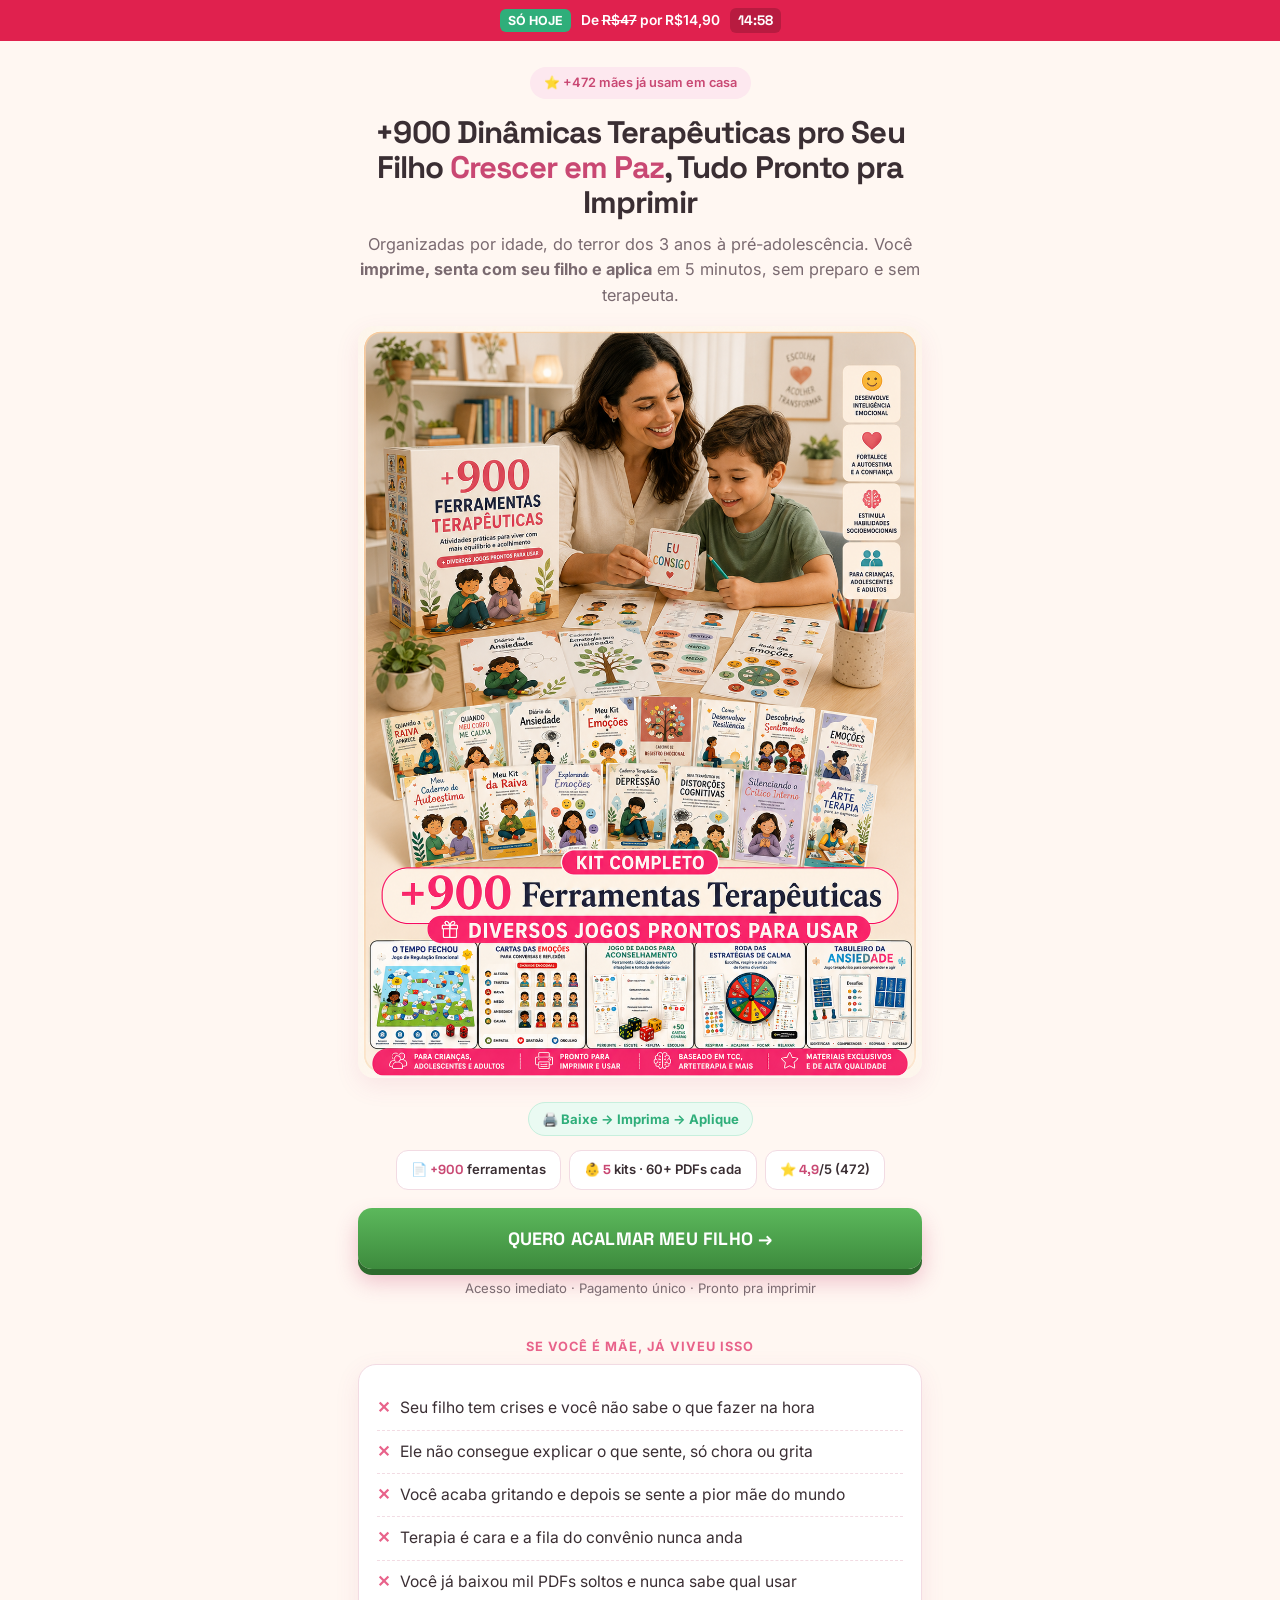
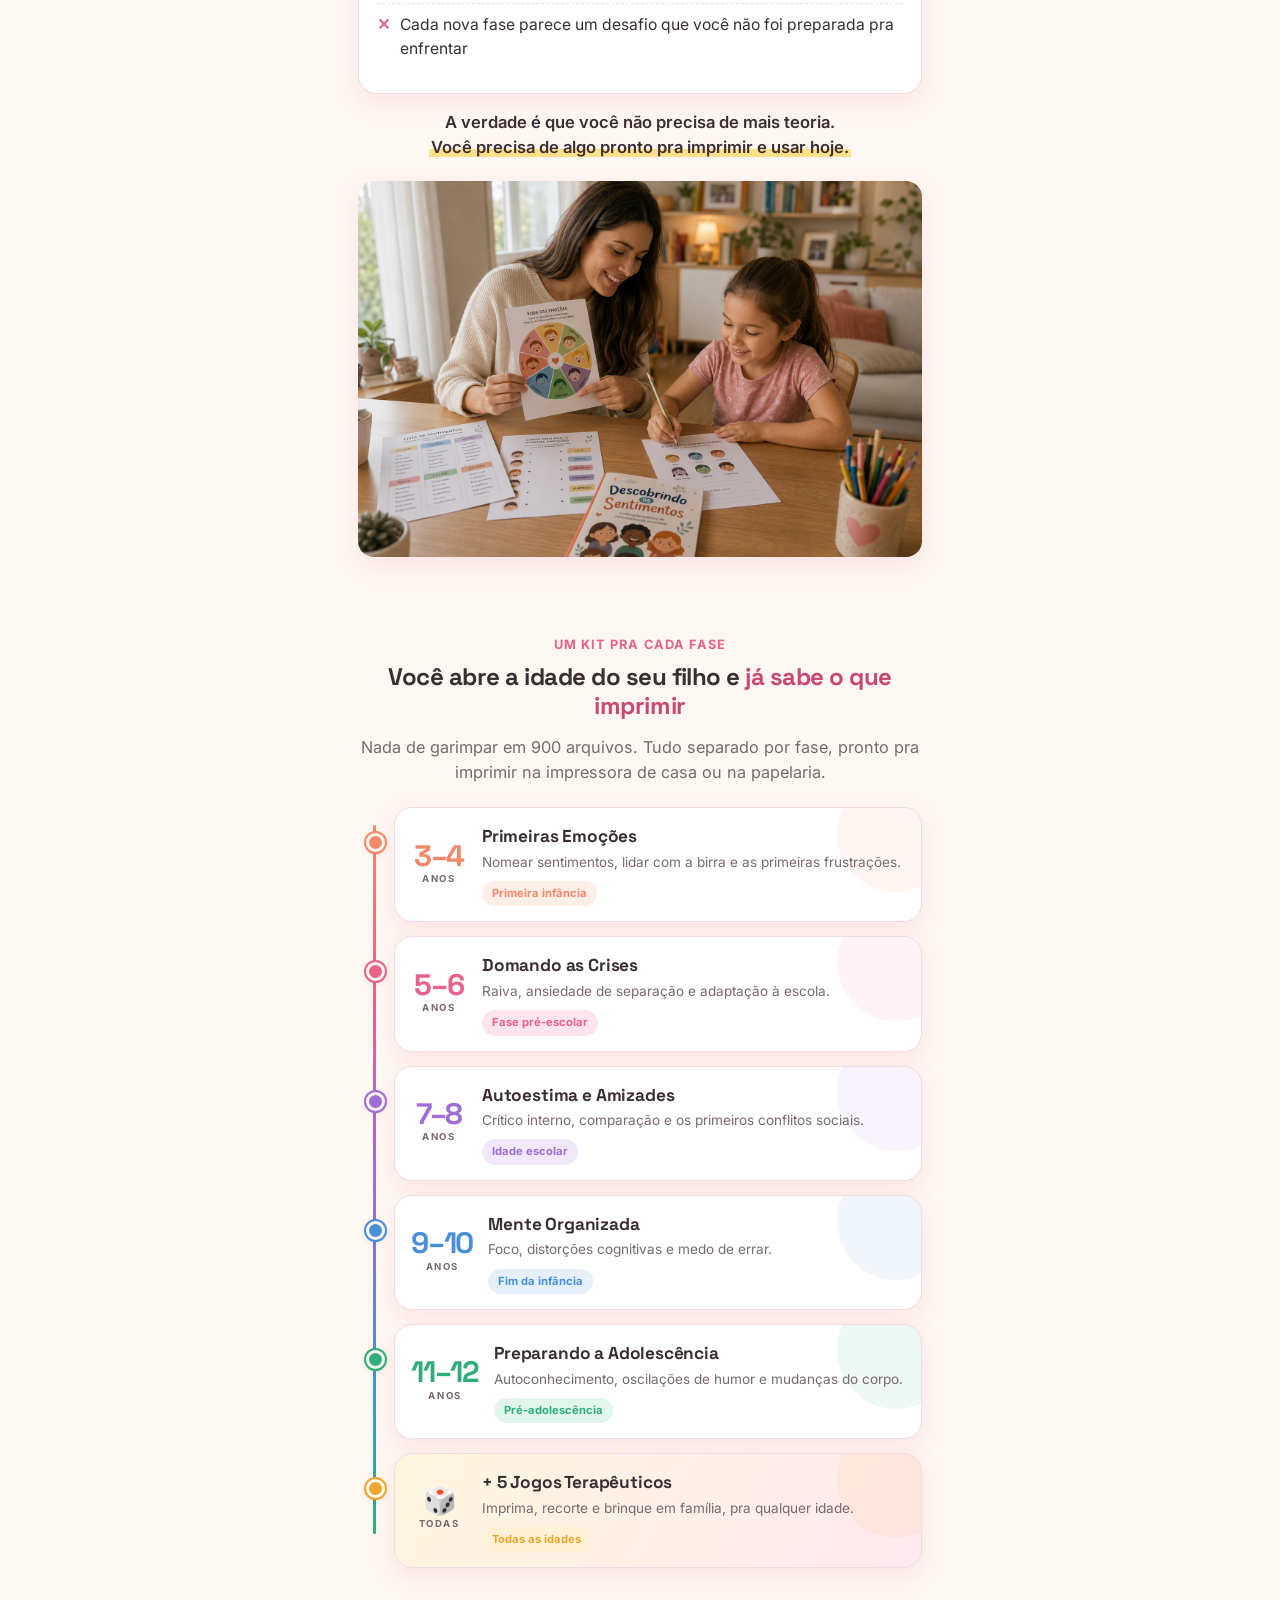
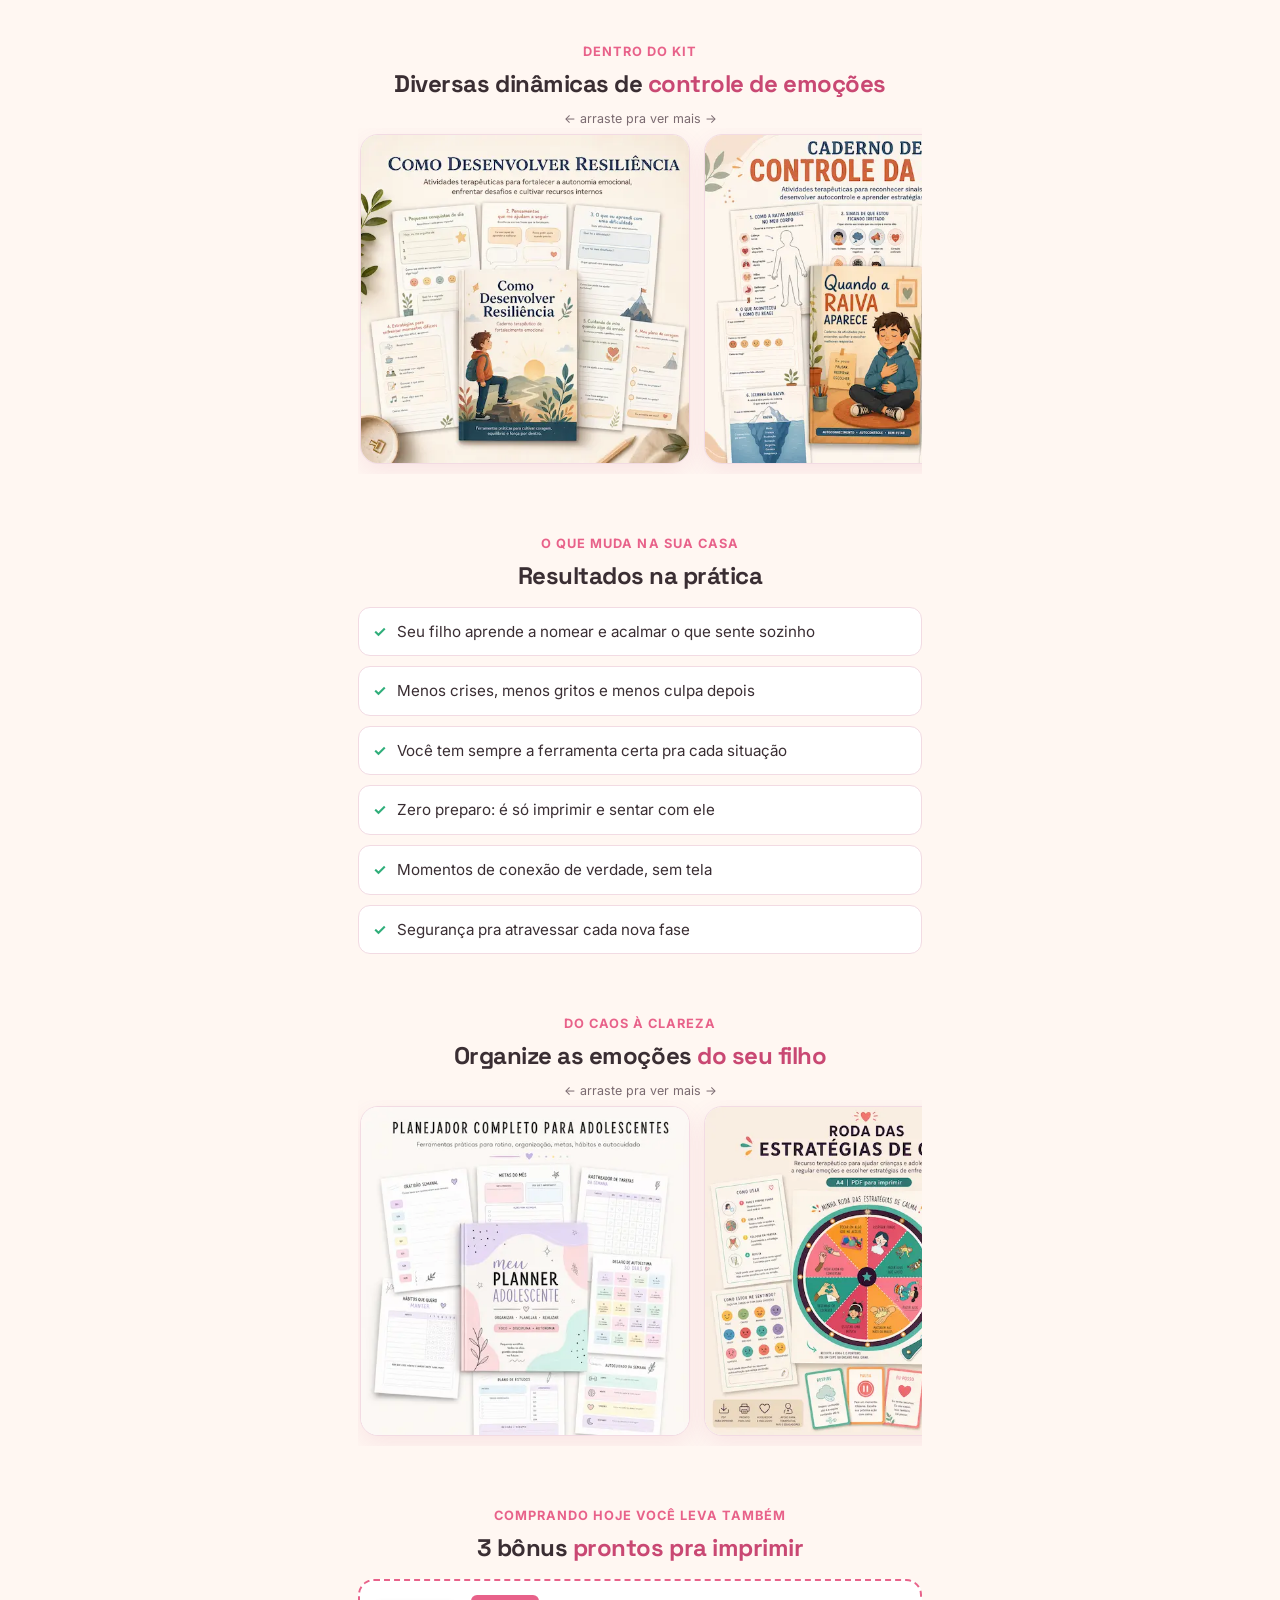
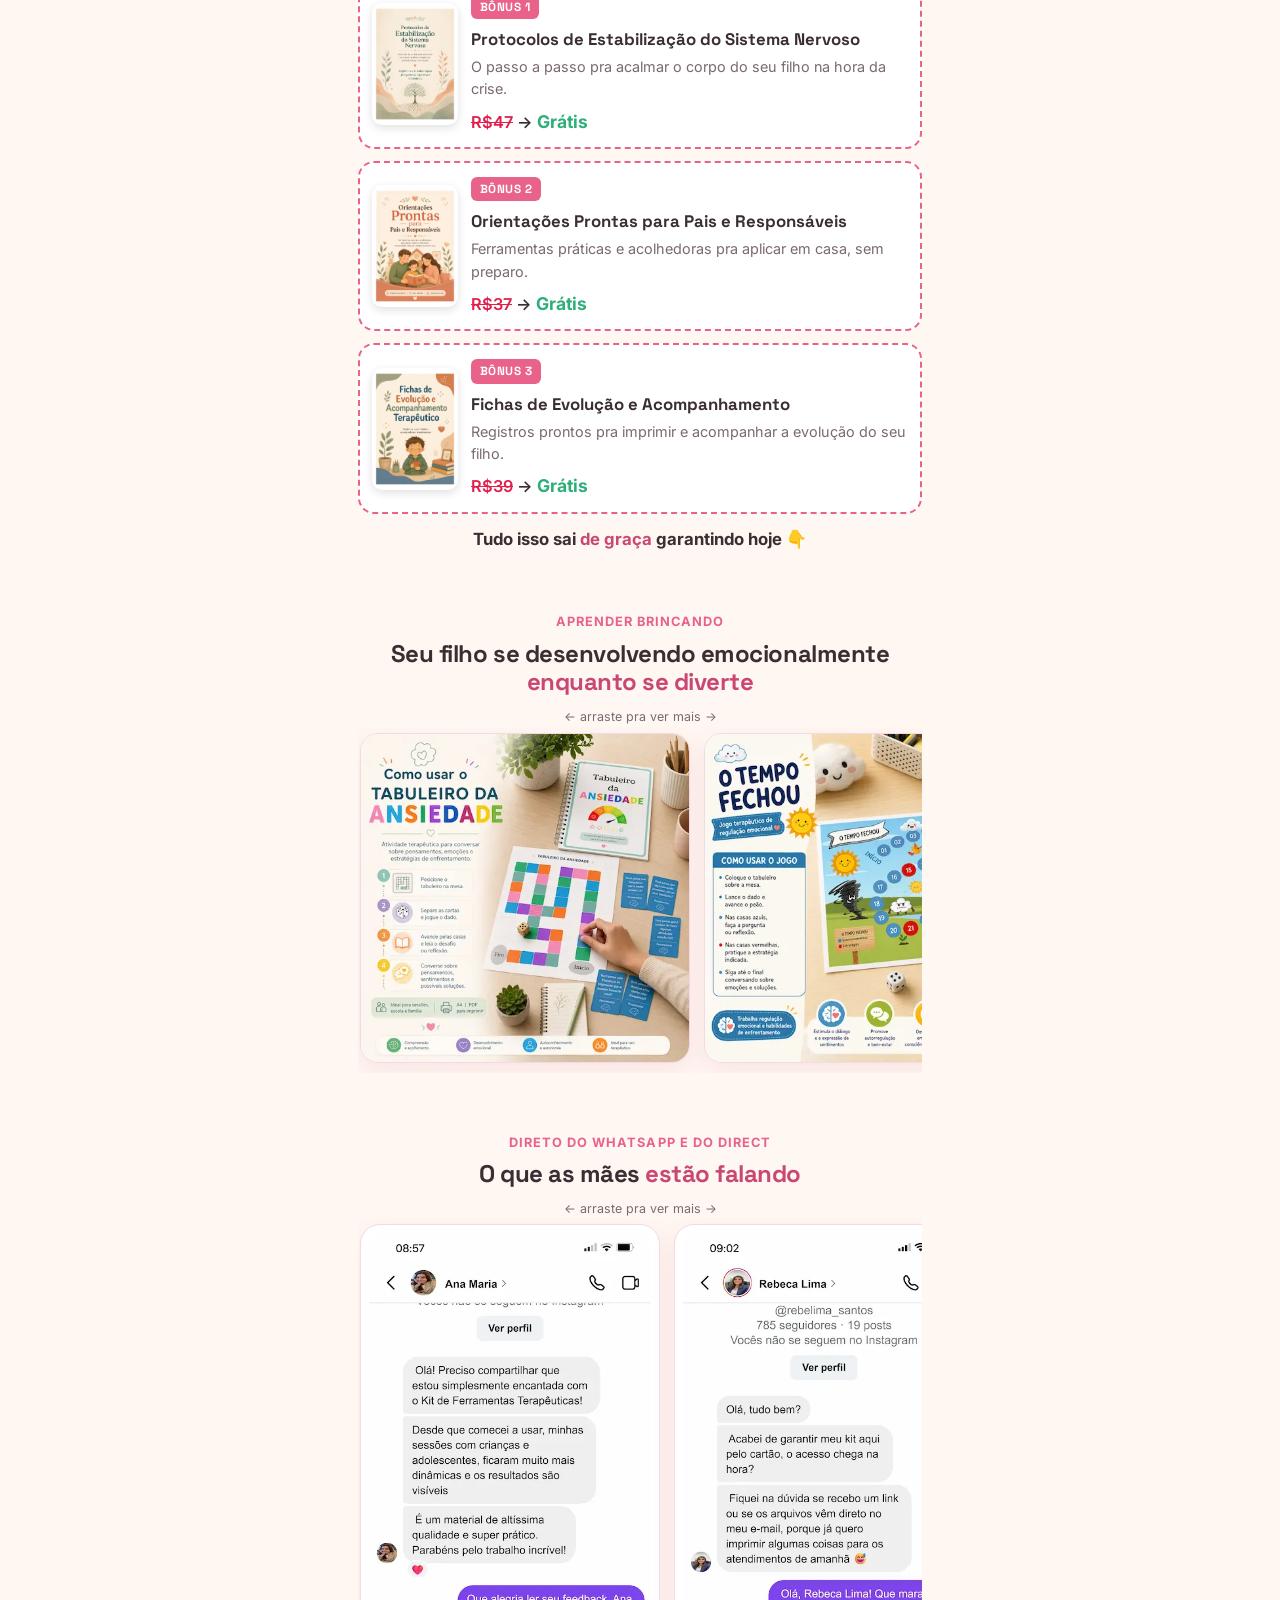
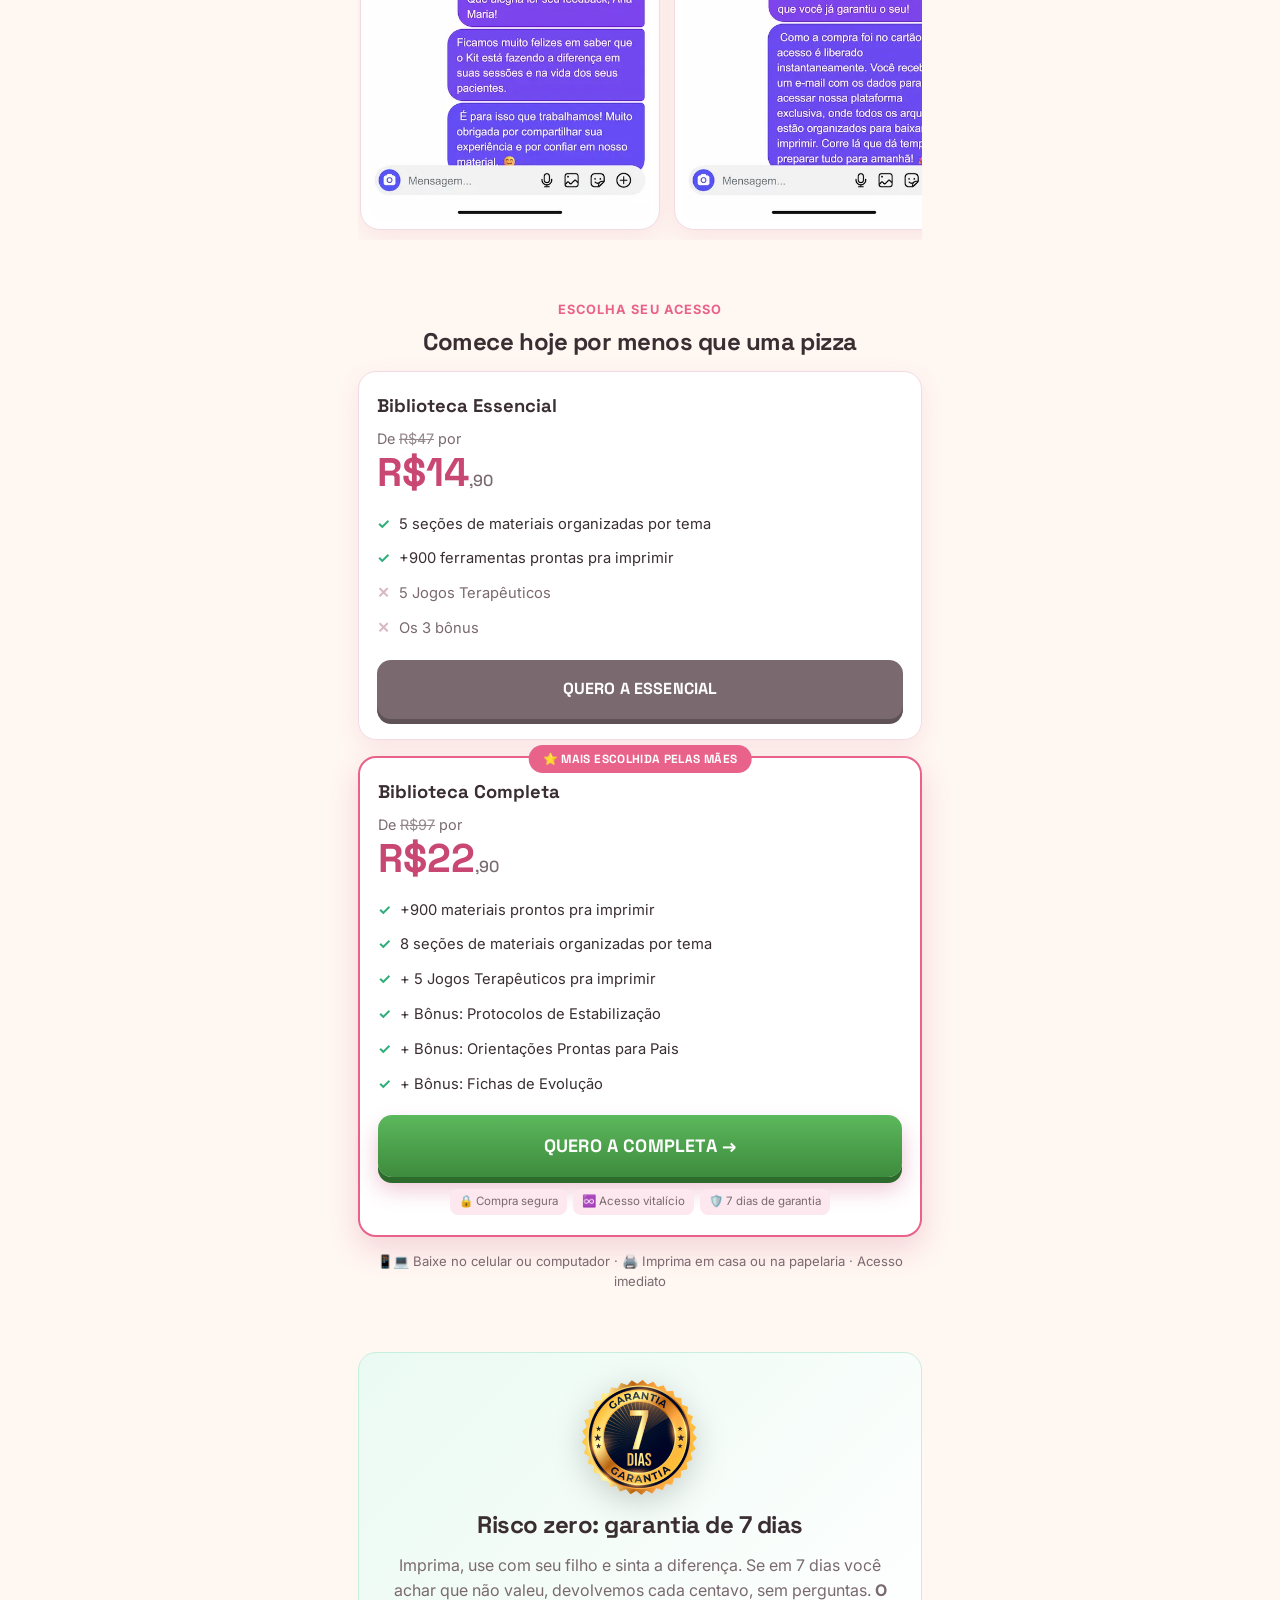
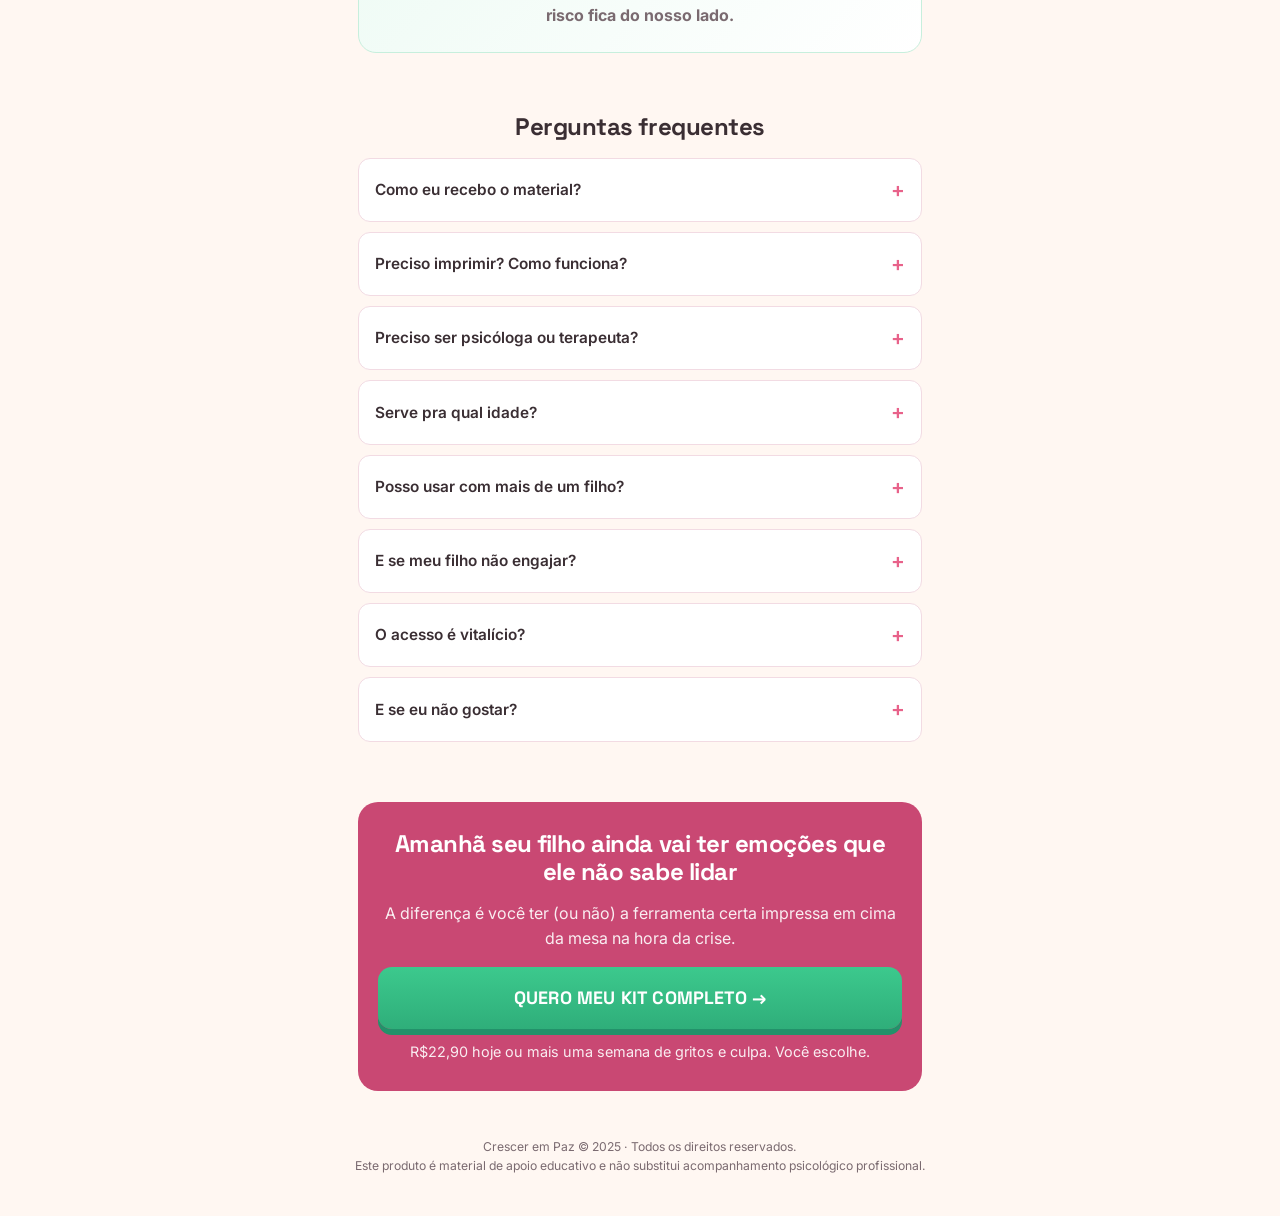
<file: index.html>
﻿<!DOCTYPE html>
<html lang="pt-BR">
<head>
<meta charset="UTF-8">
<meta name="viewport" content="width=device-width, initial-scale=1.0">
<title>Crescer em Paz: +900 Ferramentas Prontas pra Imprimir</title>

<!-- META PIXEL: cole seu pixel aqui -->
<!-- UTMIFY: cole seu pixel aqui -->

<link rel="preconnect" href="https://fonts.googleapis.com">
<link rel="preconnect" href="https://fonts.gstatic.com" crossorigin>
<link href="https://fonts.googleapis.com/css2?family=Inter:wght@400;500;600;700&family=Space+Grotesk:wght@500;600;700&display=swap" rel="stylesheet">

<style>
  :root{
    --bg:#fff7f2;
    --card:#ffffff;
    --ink:#3a2e33;
    --muted:#7a6a70;
    --brand:#e8628a;      /* rosa aconchegante */
    --brand-dark:#c94873;
    --accent:#ffb347;     /* amarelo quente */
    --green:#2fae7a;
    --soft:#fde8ef;
    --line:#f2dbe3;
    --shadow:0 8px 24px rgba(201,72,115,.10);
  }
  *{box-sizing:border-box;margin:0;padding:0}
  html{scroll-behavior:smooth}
  body{
    font-family:'Inter',sans-serif;
    background:var(--bg);
    color:var(--ink);
    line-height:1.55;
    font-size:16px;
    -webkit-font-smoothing:antialiased;
  }
  .wrap{max-width:600px;margin:0 auto;padding:0 18px}
  h1,h2,h3,.price,.cta{font-family:'Space Grotesk',sans-serif}
  h2{font-size:1.5rem;line-height:1.2;margin-bottom:14px;letter-spacing:-.02em}
  .em{color:var(--brand-dark)}
  .hl{background:linear-gradient(180deg,transparent 60%,#ffe08a 60%);padding:0 2px}

  /* STICKY BAR */
  .sticky{
    position:sticky;top:0;z-index:50;
    background:#e0214e;color:#fff;
    text-align:center;padding:8px 12px;font-size:.86rem;font-weight:600;
    display:flex;gap:10px;align-items:center;justify-content:center;flex-wrap:wrap;
  }
  .sticky .tag{background:var(--green);color:#fff;border-radius:6px;padding:2px 8px;font-weight:700;font-size:.78rem}
  #timer{font-family:'Space Grotesk';font-weight:700;background:rgba(0,0,0,.18);padding:2px 8px;border-radius:6px}

  /* HERO */
  .hero{padding:26px 0 8px;text-align:center}
  .badge-top{display:inline-flex;align-items:center;gap:6px;background:var(--soft);color:var(--brand-dark);border-radius:999px;padding:6px 14px;font-size:.8rem;font-weight:600;margin-bottom:16px}
  h1{font-size:1.95rem;line-height:1.12;letter-spacing:-.03em;margin-bottom:12px}
  .sub{color:var(--muted);font-size:1.02rem;margin-bottom:18px}
  .hero-img{width:100%;height:auto;border-radius:16px;box-shadow:var(--shadow);margin:8px 0 18px;display:block}
  .stats{display:flex;gap:8px;justify-content:center;flex-wrap:wrap;margin:14px 0 4px}
  .stat{background:var(--card);border:1px solid var(--line);border-radius:12px;padding:8px 14px;font-size:.82rem;font-weight:600}
  .stat b{color:var(--brand-dark);font-family:'Space Grotesk'}

  /* CTA BUTTON */
  .cta{
    display:block;width:100%;text-align:center;
    background:linear-gradient(180deg, #5cb85c 0%, #3d8b3d 100%);
    color:#fff;font-weight:700;font-size:1.12rem;
    padding:17px 20px;border:none;border-radius:14px;cursor:pointer;
    box-shadow:0 6px 0 #2d6b2d,0 12px 22px rgba(201,72,115,.32);
    text-decoration:none;letter-spacing:.01em;transition:transform .12s,box-shadow .12s;
    animation:pulse 2.2s infinite;
  }
  .cta:active{transform:translateY(4px);box-shadow:0 2px 0 #2d6b2d}
  @keyframes pulse{0%,100%{transform:scale(1)}50%{transform:scale(1.02)}}
  .sub-cta{text-align:center;color:var(--muted);font-size:.82rem;margin-top:9px}
  .print-chip{display:inline-flex;align-items:center;gap:6px;background:#eafaf2;color:var(--green);border:1px solid #c7efdd;border-radius:999px;padding:6px 13px;font-size:.82rem;font-weight:700;margin:6px auto 0}

  section{padding:30px 0}
  .center{text-align:center}
  .kicker{color:var(--brand);font-weight:700;font-size:.8rem;letter-spacing:.08em;text-transform:uppercase;margin-bottom:8px}

  /* DOR */
  .pain{background:#fff;border-radius:18px;border:1px solid var(--line);padding:22px 18px;box-shadow:var(--shadow)}
  .pain li{list-style:none;display:flex;gap:10px;align-items:flex-start;padding:9px 0;border-bottom:1px dashed var(--line);font-size:.98rem}
  .pain li:last-child{border-bottom:none}
  .pain .x{color:var(--brand);font-weight:700;flex-shrink:0}
  .turn{margin-top:16px;font-weight:600;text-align:center;font-size:1.04rem}

  /* KITS POR IDADE: linha do tempo de crescimento */
  .journey{position:relative;margin-top:22px;padding-left:36px}
  .journey:before{content:"";position:absolute;left:15px;top:18px;bottom:34px;width:3px;
    background:linear-gradient(180deg,#f4886a 0%,#e8628a 25%,#a06cd5 50%,#4a90d9 75%,#2fae7a 100%);border-radius:3px}
  .stage{position:relative;margin-bottom:14px}
  .stage:before{content:"";position:absolute;left:-28px;top:26px;width:13px;height:13px;border-radius:50%;
    background:var(--c);border:3px solid var(--bg);box-shadow:0 0 0 2px var(--c),0 2px 6px rgba(0,0,0,.12);z-index:2}
  .stage-card{background:var(--card);border:1px solid var(--line);border-radius:18px;
    padding:15px 16px;display:flex;gap:15px;align-items:center;box-shadow:var(--shadow);
    position:relative;overflow:hidden;transition:transform .15s}
  .stage-card:after{content:"";position:absolute;right:-34px;top:-34px;width:118px;height:118px;
    border-radius:50%;background:var(--c);opacity:.08}
  .stage-card:hover{transform:translateX(3px)}
  .stage-age{flex-shrink:0;text-align:center;min-width:56px;position:relative;z-index:1}
  .stage-age b{font-family:'Space Grotesk';font-weight:700;font-size:1.85rem;color:var(--c);
    line-height:.9;display:block;letter-spacing:-.04em}
  .stage-age small{font-size:.6rem;letter-spacing:.16em;color:var(--muted);font-weight:700;display:block;margin-top:3px}
  .stage-body{flex:1;min-width:0;position:relative;z-index:1}
  .stage-body h3{font-size:1.08rem;margin-bottom:3px;letter-spacing:-.01em}
  .stage-body p{color:var(--muted);font-size:.85rem;line-height:1.4}
  .stage-print{display:inline-flex;align-items:center;gap:5px;margin-top:9px;font-size:.7rem;
    font-weight:700;color:var(--c);background:var(--cbg);border-radius:999px;padding:4px 10px}
  .stage-games .stage-card{background:linear-gradient(120deg,#fff6df,#ffe9f0)}
  .stage-games .stage-age b{font-size:1.7rem}

  /* RESULTADOS */
  .res{display:grid;gap:10px}
  .res .item{display:flex;gap:11px;align-items:flex-start;background:var(--card);border:1px solid var(--line);border-radius:12px;padding:12px 14px;font-size:.95rem}
  .res .ck{color:var(--green);font-weight:700;flex-shrink:0}

  /* BONUS */
  .bonus{background:var(--card);border:2px dashed var(--brand);border-radius:16px;padding:12px;margin-bottom:12px;display:flex;gap:13px;align-items:center}
  .bonus-img{flex:0 0 86px;width:86px;height:122px;object-fit:cover;border-radius:10px;box-shadow:0 3px 10px rgba(0,0,0,.12);background:#fff}
  .bonus-body{flex:1;min-width:0}
  .bonus .tag{display:inline-block;background:var(--brand);color:#fff;font-family:'Space Grotesk';font-weight:700;font-size:.74rem;border-radius:6px;padding:3px 9px;margin-bottom:7px;letter-spacing:.04em}
  .bonus h3{font-size:1.05rem;margin-bottom:4px}
  .bonus p{color:var(--muted);font-size:.9rem}
  .bonus .val{margin-top:7px;font-size:1.02rem;font-weight:600}
  .bonus .val s{color:#e0214e}
  .bonus .val b{color:var(--green);font-size:1.1rem}
  .bonus-close{text-align:center;font-weight:700;margin-top:8px;font-size:1.05rem}

  /* DEPOIMENTOS: prints reais */
  .prints{display:flex;gap:14px;overflow-x:auto;padding:6px 2px 10px;scroll-snap-type:x mandatory;-webkit-overflow-scrolling:touch;scrollbar-width:none;-ms-overflow-style:none}
  .prints::-webkit-scrollbar{display:none;width:0;height:0}
  .print{flex:0 0 80%;max-width:300px;scroll-snap-align:center;background:var(--card);border:1px solid var(--line);border-radius:20px;padding:8px;box-shadow:var(--shadow);position:relative}
  .print img{width:100%;border-radius:14px;display:block}
  .print .verified{position:absolute;top:14px;right:14px;background:var(--green);color:#fff;font-size:.64rem;font-weight:700;border-radius:999px;padding:3px 9px;box-shadow:0 2px 6px rgba(0,0,0,.15);z-index:2}
  .swipe-hint{text-align:center;color:var(--muted);font-size:.78rem;margin-top:-4px}
  /* SHOWCASE: carrosseis de materiais */
  .showcase{display:flex;gap:14px;overflow-x:auto;padding:6px 2px 10px;scroll-snap-type:x mandatory;-webkit-overflow-scrolling:touch;scrollbar-width:none;-ms-overflow-style:none}
  .showcase::-webkit-scrollbar{display:none;width:0;height:0}
  .showcase .slide{flex:0 0 82%;max-width:330px;scroll-snap-align:center;border-radius:18px;overflow:hidden;box-shadow:var(--shadow);border:1px solid var(--line);background:var(--card)}
  .showcase .slide img{width:100%;height:auto;display:block}
  .rev{background:var(--card);border:1px solid var(--line);border-radius:14px;padding:15px;margin-bottom:12px;box-shadow:var(--shadow)}
  .rev .stars{color:#ffb400;font-size:.95rem}
  .rev .who{font-weight:700;font-size:.9rem;margin:6px 0 3px}
  .rev .who span{color:var(--muted);font-weight:500}
  .rev p{font-size:.94rem;color:var(--ink)}

  /* PRICING */
  .plans{display:grid;gap:16px;margin-top:6px}
  .plan{background:var(--card);border:1px solid var(--line);border-radius:18px;padding:20px 18px;position:relative;box-shadow:var(--shadow)}
  .plan.best{border:2px solid var(--brand);box-shadow:0 12px 30px rgba(201,72,115,.20)}
  .plan .flag{position:absolute;top:-13px;left:50%;transform:translateX(-50%);background:var(--brand);color:#fff;font-family:'Space Grotesk';font-weight:700;font-size:.74rem;padding:5px 14px;border-radius:999px;white-space:nowrap;letter-spacing:.03em}
  .plan h3{font-size:1.15rem;margin-bottom:8px}
  .plan .anchor{color:var(--muted);font-size:.9rem}
  .plan .anchor s{opacity:.8}
  .price{font-size:2.5rem;font-weight:700;color:var(--brand-dark);line-height:1;margin:2px 0 2px}
  .price small{font-size:1rem;color:var(--muted);font-weight:500}
  .plan ul{list-style:none;margin:14px 0}
  .plan ul li{padding:6px 0;font-size:.92rem;display:flex;gap:9px;align-items:flex-start}
  .plan ul li .ck{color:var(--green);font-weight:700}
  .plan ul li.no{color:var(--muted)}
  .plan ul li.no .ck{color:#d9b8c4}
  .trust{display:flex;gap:6px;justify-content:center;flex-wrap:wrap;margin-top:12px}
  .trust span{font-size:.72rem;color:var(--muted);background:var(--soft);border-radius:8px;padding:4px 9px}

  /* GARANTIA */
  .guarantee{background:linear-gradient(135deg,#eafaf2,#fff);border:1px solid #c7efdd;border-radius:18px;padding:24px 18px;text-align:center}
  .seal-img{width:120px;height:120px;object-fit:contain;display:block;margin:0 auto 14px;filter:drop-shadow(0 8px 16px rgba(0,0,0,.18))}
  .seal{width:92px;height:92px;border-radius:50%;background:var(--green);color:#fff;display:flex;flex-direction:column;align-items:center;justify-content:center;margin:0 auto 14px;font-family:'Space Grotesk';font-weight:700;line-height:1;box-shadow:0 8px 18px rgba(47,174,122,.3)}
  .seal b{font-size:1.7rem}
  .seal small{font-size:.62rem;letter-spacing:.06em}

  /* FAQ */
  .faq-item{background:var(--card);border:1px solid var(--line);border-radius:12px;margin-bottom:10px;overflow:hidden}
  .faq-q{padding:15px 16px;font-weight:600;cursor:pointer;display:flex;justify-content:space-between;gap:12px;align-items:center;font-size:.96rem}
  .faq-q .ico{color:var(--brand);font-size:1.3rem;transition:transform .2s;flex-shrink:0}
  .faq-item.open .ico{transform:rotate(45deg)}
  .faq-a{max-height:0;overflow:hidden;transition:max-height .28s ease;color:var(--muted);font-size:.92rem}
  .faq-a p{padding:0 16px 15px}

  /* FINAL */
  .final{background:var(--brand-dark);color:#fff;border-radius:20px;padding:28px 20px;text-align:center;margin:20px 0}
  .final h2{color:#fff}
  .final .cta{margin-top:16px;animation:none;background:linear-gradient(180deg,#3cc98d,#2fae7a);box-shadow:0 6px 0 #23916a}
  .final .anchor-line{margin-top:12px;font-size:.9rem;opacity:.9}

  footer{text-align:center;padding:26px 18px 40px;color:var(--muted);font-size:.76rem;line-height:1.6}

  /* POPUP DOWNSELL */
  .overlay{position:fixed;inset:0;background:rgba(58,46,51,.6);z-index:100;display:none;align-items:center;justify-content:center;padding:18px}
  .overlay.show{display:flex}
  .modal{background:var(--card);border-radius:20px;max-width:400px;width:100%;padding:26px 22px;text-align:center;position:relative;box-shadow:0 20px 50px rgba(0,0,0,.3)}
  .modal .close{position:absolute;top:12px;right:16px;font-size:1.4rem;color:var(--muted);cursor:pointer;background:none;border:none}
  .modal h3{font-size:1.3rem;margin-bottom:8px}
  .modal p{color:var(--muted);font-size:.95rem;margin-bottom:16px}
  .modal .big{color:var(--brand-dark);font-family:'Space Grotesk';font-weight:700;font-size:1.1rem}
  .modal .extras{list-style:none;text-align:left;margin:4px 0 14px;padding:12px 14px;background:var(--soft);border-radius:12px}
  .modal .extras li{display:flex;gap:9px;align-items:flex-start;font-size:.9rem;padding:4px 0;color:var(--ink)}
  .modal .extras li .ck{color:var(--green);font-weight:700;flex-shrink:0}
  .modal .down-price{font-size:1rem;margin-bottom:14px;font-weight:600}
  .modal .down-price s{color:#e0214e;font-weight:500}
  .modal .down-price b{color:var(--green);font-family:'Space Grotesk';font-size:1.25rem}
  .modal .down-price span{display:block;font-size:.72rem;color:var(--muted);font-weight:500;margin-top:2px}
  .modal .ghost{display:block;margin-top:12px;color:var(--muted);font-size:.82rem;background:none;border:none;cursor:pointer;text-decoration:underline;width:100%}

  /* FLOAT SOCIAL PROOF */
  .float{position:fixed;left:14px;bottom:14px;z-index:80;background:var(--card);border:1px solid var(--line);border-radius:12px;box-shadow:0 8px 24px rgba(0,0,0,.14);padding:10px 14px;font-size:.8rem;max-width:270px;display:none;animation:slideIn .4s}
  .float.show{display:block}
  .float b{color:var(--brand-dark)}
  .float small{color:var(--muted);display:block;font-size:.7rem;margin-top:2px}
  @keyframes slideIn{from{transform:translateX(-120%);opacity:0}to{transform:translateX(0);opacity:1}}
</style>
</head>
<body>

<!-- STICKY -->
<div class="sticky">
  <span class="tag">SÓ HOJE</span>
  <span>De <s>R$47</s> por R$14,90</span>
  <span id="timer">15:00</span>
</div>

<div class="wrap">

  <!-- HERO -->
  <div class="hero">
    <span class="badge-top">⭐ +472 mães já usam em casa</span>
    <h1>+900 Dinâmicas Terapêuticas pro Seu Filho <span class="em">Crescer em Paz</span>, Tudo Pronto pra Imprimir</h1>
    <p class="sub">Organizadas por idade, do terror dos 3 anos à pré-adolescência. Você <b>imprime, senta com seu filho e aplica</b> em 5 minutos, sem preparo e sem terapeuta.</p>
    <img class="hero-img" src="assets/imagens/maefilho.png" alt="Mãe e filho usando o Kit Completo de +900 Ferramentas Terapêuticas prontas pra imprimir" width="1086" height="1448" loading="eager">
    <div class="print-chip">🖨️ Baixe → Imprima → Aplique</div>
    <div class="stats">
      <div class="stat">📄 <b>+900</b> ferramentas</div>
      <div class="stat">👶 <b>5</b> kits · 60+ PDFs cada</div>
      <div class="stat">⭐ <b>4,9</b>/5 (472)</div>
    </div>
    <div style="margin-top:18px">
      <a href="#planos" class="cta">QUERO ACALMAR MEU FILHO →</a>
      <p class="sub-cta">Acesso imediato · Pagamento único · Pronto pra imprimir</p>
    </div>
  </div>

  <!-- DOR -->
  <section>
    <div class="center"><div class="kicker">Se você é mãe, já viveu isso</div></div>
    <ul class="pain">
      <li><span class="x">✕</span> Seu filho tem crises e você não sabe o que fazer na hora</li>
      <li><span class="x">✕</span> Ele não consegue explicar o que sente, só chora ou grita</li>
      <li><span class="x">✕</span> Você acaba gritando e depois se sente a pior mãe do mundo</li>
      <li><span class="x">✕</span> Terapia é cara e a fila do convênio nunca anda</li>
      <li><span class="x">✕</span> Você já baixou mil PDFs soltos e nunca sabe qual usar</li>
      <li><span class="x">✕</span> Cada nova fase parece um desafio que você não foi preparada pra enfrentar</li>
    </ul>
    <p class="turn">A verdade é que você não precisa de mais teoria.<br><span class="hl">Você precisa de algo pronto pra imprimir e usar hoje.</span></p>
    <img class="hero-img" src="assets/imagens/maefilha.png" alt="Mãe e filha usando as ferramentas juntas em casa" width="1536" height="1024" loading="lazy" style="margin-top:20px">
  </section>

  <!-- O QUE RECEBE: KITS POR IDADE -->
  <section>
    <div class="center">
      <div class="kicker">Um kit pra cada fase</div>
      <h2>Você abre a idade do seu filho e <span class="em">já sabe o que imprimir</span></h2>
      <p class="sub" style="margin-bottom:20px">Nada de garimpar em 900 arquivos. Tudo separado por fase, pronto pra imprimir na impressora de casa ou na papelaria.</p>
    </div>

    <div class="journey">
      <div class="stage" style="--c:#f4886a;--cbg:#fdeee7">
        <div class="stage-card">
          <div class="stage-age"><b>3–4</b><small>ANOS</small></div>
          <div class="stage-body"><h3>Primeiras Emoções</h3><p>Nomear sentimentos, lidar com a birra e as primeiras frustrações.</p><span class="stage-print">Primeira infância</span></div>
        </div>
      </div>
      <div class="stage" style="--c:#e8628a;--cbg:#fde4ee">
        <div class="stage-card">
          <div class="stage-age"><b>5–6</b><small>ANOS</small></div>
          <div class="stage-body"><h3>Domando as Crises</h3><p>Raiva, ansiedade de separação e adaptação à escola.</p><span class="stage-print">Fase pré-escolar</span></div>
        </div>
      </div>
      <div class="stage" style="--c:#a06cd5;--cbg:#f1e9fb">
        <div class="stage-card">
          <div class="stage-age"><b>7–8</b><small>ANOS</small></div>
          <div class="stage-body"><h3>Autoestima e Amizades</h3><p>Crítico interno, comparação e os primeiros conflitos sociais.</p><span class="stage-print">Idade escolar</span></div>
        </div>
      </div>
      <div class="stage" style="--c:#4a90d9;--cbg:#e5f0fb">
        <div class="stage-card">
          <div class="stage-age"><b>9–10</b><small>ANOS</small></div>
          <div class="stage-body"><h3>Mente Organizada</h3><p>Foco, distorções cognitivas e medo de errar.</p><span class="stage-print">Fim da infância</span></div>
        </div>
      </div>
      <div class="stage" style="--c:#2fae7a;--cbg:#e3f6ee">
        <div class="stage-card">
          <div class="stage-age"><b>11–12</b><small>ANOS</small></div>
          <div class="stage-body"><h3>Preparando a Adolescência</h3><p>Autoconhecimento, oscilações de humor e mudanças do corpo.</p><span class="stage-print">Pré-adolescência</span></div>
        </div>
      </div>
      <div class="stage stage-games" style="--c:#f0a52e;--cbg:#fff2d6">
        <div class="stage-card">
          <div class="stage-age"><b>🎲</b><small>TODAS</small></div>
          <div class="stage-body"><h3>+ 5 Jogos Terapêuticos</h3><p>Imprima, recorte e brinque em família, pra qualquer idade.</p><span class="stage-print">Todas as idades</span></div>
        </div>
      </div>
    </div>
  </section>

  <!-- SHOWCASE A: DINAMICAS DE CONTROLE DE EMOCOES -->
  <section>
    <div class="center"><div class="kicker">Dentro do kit</div><h2>Diversas dinâmicas de <span class="em">controle de emoções</span></h2></div>
    <p class="swipe-hint">← arraste pra ver mais →</p>
    <div class="showcase">
      <div class="slide"><img src="assets/concorrente/NOVOS-CREATIVOS-1-10.webp" alt="Dinâmica de controle de emoções" loading="lazy"></div>
      <div class="slide"><img src="assets/concorrente/NOVOS-CREATIVOS-1-11.webp" alt="Dinâmica de controle de emoções" loading="lazy"></div>
      <div class="slide"><img src="assets/concorrente/NOVOS-CREATIVOS-1-12.webp" alt="Dinâmica de controle de emoções" loading="lazy"></div>
      <div class="slide"><img src="assets/concorrente/NOVOS-CREATIVOS-1-13.webp" alt="Dinâmica de controle de emoções" loading="lazy"></div>
      <div class="slide"><img src="assets/concorrente/NOVOS-CREATIVOS-1-14-1.webp" alt="Dinâmica de controle de emoções" loading="lazy"></div>
      <div class="slide"><img src="assets/concorrente/NOVOS-CREATIVOS-1-15.webp" alt="Dinâmica de controle de emoções" loading="lazy"></div>
      <div class="slide"><img src="assets/concorrente/NOVOS-CREATIVOS-1-16.webp" alt="Dinâmica de controle de emoções" loading="lazy"></div>
      <div class="slide"><img src="assets/concorrente/NOVOS-CREATIVOS-1-17-1.webp" alt="Dinâmica de controle de emoções" loading="lazy"></div>
      <div class="slide"><img src="assets/concorrente/NOVOS-CREATIVOS-1-18.webp" alt="Dinâmica de controle de emoções" loading="lazy"></div>
    </div>
  </section>

  <!-- RESULTADOS -->
  <section>
    <div class="center"><div class="kicker">O que muda na sua casa</div><h2>Resultados na prática</h2></div>
    <div class="res" style="margin-top:16px">
      <div class="item"><span class="ck">✓</span> Seu filho aprende a nomear e acalmar o que sente sozinho</div>
      <div class="item"><span class="ck">✓</span> Menos crises, menos gritos e menos culpa depois</div>
      <div class="item"><span class="ck">✓</span> Você tem sempre a ferramenta certa pra cada situação</div>
      <div class="item"><span class="ck">✓</span> Zero preparo: é só imprimir e sentar com ele</div>
      <div class="item"><span class="ck">✓</span> Momentos de conexão de verdade, sem tela</div>
      <div class="item"><span class="ck">✓</span> Segurança pra atravessar cada nova fase</div>
    </div>
  </section>

  <!-- SHOWCASE B: ORGANIZE AS EMOCOES -->
  <section>
    <div class="center"><div class="kicker">Do caos à clareza</div><h2>Organize as emoções <span class="em">do seu filho</span></h2></div>
    <p class="swipe-hint">← arraste pra ver mais →</p>
    <div class="showcase">
      <div class="slide"><img src="assets/concorrente/NOVOS-CREATIVOS-1-19.webp" alt="Material para organizar emoções" loading="lazy"></div>
      <div class="slide"><img src="assets/concorrente/NOVOS-CREATIVOS-1-27.webp" alt="Material para organizar emoções" loading="lazy"></div>
      <div class="slide"><img src="assets/concorrente/NOVOS-CREATIVOS-1-4.webp" alt="Material para organizar emoções" loading="lazy"></div>
      <div class="slide"><img src="assets/concorrente/NOVOS-CREATIVOS-1-8.webp" alt="Material para organizar emoções" loading="lazy"></div>
      <div class="slide"><img src="assets/concorrente/NOVOS-CREATIVOS-1-9.webp" alt="Material para organizar emoções" loading="lazy"></div>
    </div>
  </section>

  <!-- BONUS -->
  <section>
    <div class="center"><div class="kicker">Comprando hoje você leva também</div><h2>3 bônus <span class="em">prontos pra imprimir</span></h2></div>
    <div style="margin-top:16px">
      <div class="bonus"><img class="bonus-img" src="assets/imagens/bonus1.jpg" alt="Bônus: Protocolos de Estabilização do Sistema Nervoso" loading="lazy"><div class="bonus-body"><span class="tag">BÔNUS 1</span><h3>Protocolos de Estabilização do Sistema Nervoso</h3><p>O passo a passo pra acalmar o corpo do seu filho na hora da crise.</p><div class="val"><s>R$47</s> → <b>Grátis</b></div></div></div>
      <div class="bonus"><img class="bonus-img" src="assets/imagens/bonus2.jpg" alt="Bônus: Orientações Prontas para Pais e Responsáveis" loading="lazy"><div class="bonus-body"><span class="tag">BÔNUS 2</span><h3>Orientações Prontas para Pais e Responsáveis</h3><p>Ferramentas práticas e acolhedoras pra aplicar em casa, sem preparo.</p><div class="val"><s>R$37</s> → <b>Grátis</b></div></div></div>
      <div class="bonus"><img class="bonus-img" src="assets/imagens/bonus3.jpg" alt="Bônus: Fichas de Evolução e Acompanhamento" loading="lazy"><div class="bonus-body"><span class="tag">BÔNUS 3</span><h3>Fichas de Evolução e Acompanhamento</h3><p>Registros prontos pra imprimir e acompanhar a evolução do seu filho.</p><div class="val"><s>R$39</s> → <b>Grátis</b></div></div></div>
      <p class="bonus-close">Tudo isso sai <span class="em">de graça</span> garantindo hoje 👇</p>
    </div>
  </section>

  <!-- SHOWCASE C: APRENDER SE DIVERTINDO -->
  <section>
    <div class="center"><div class="kicker">Aprender brincando</div><h2>Seu filho se desenvolvendo emocionalmente <span class="em">enquanto se diverte</span></h2></div>
    <p class="swipe-hint">← arraste pra ver mais →</p>
    <div class="showcase">
      <div class="slide"><img src="assets/concorrente/NOVOS-CREATIVOS-1-30.webp" alt="Atividade lúdica de desenvolvimento emocional" loading="lazy"></div>
      <div class="slide"><img src="assets/concorrente/NOVOS-CREATIVOS-1-24.webp" alt="Atividade lúdica de desenvolvimento emocional" loading="lazy"></div>
      <div class="slide"><img src="assets/concorrente/NOVOS-CREATIVOS-1-25.webp" alt="Atividade lúdica de desenvolvimento emocional" loading="lazy"></div>
      <div class="slide"><img src="assets/concorrente/NOVOS-CREATIVOS-1-26.webp" alt="Atividade lúdica de desenvolvimento emocional" loading="lazy"></div>
    </div>
  </section>

  <!-- DEPOIMENTOS -->
  <section>
    <div class="center"><div class="kicker">Direto do WhatsApp e do Direct</div><h2>O que as mães <span class="em">estão falando</span></h2></div>
    <p class="swipe-hint">← arraste pra ver mais →</p>
    <div class="prints">
      <div class="print"><img src="assets/imagens/1-16.webp" alt="Depoimento de mãe sobre o kit" loading="lazy"></div>
      <div class="print"><img src="assets/imagens/1-17.webp" alt="Depoimento de mãe sobre o kit" loading="lazy"></div>
      <div class="print"><img src="assets/imagens/1-18.webp" alt="Depoimento de mãe sobre o kit" loading="lazy"></div>
      <div class="print"><img src="assets/imagens/1-19.webp" alt="Depoimento de mãe sobre o kit" loading="lazy"></div>
    </div>
  </section>

  <!-- PRICING -->
  <section id="planos">
    <div class="center"><div class="kicker">Escolha seu acesso</div><h2>Comece hoje por menos que uma pizza</h2></div>
    <div class="plans">
      <div class="plan">
        <h3>Biblioteca Essencial</h3>
        <div class="anchor">De <s>R$47</s> por</div>
        <div class="price">R$14<small>,90</small></div>
        <ul>
          <li><span class="ck">✓</span> 5 seções de materiais organizadas por tema</li>
          <li><span class="ck">✓</span> +900 ferramentas prontas pra imprimir</li>
          <li class="no"><span class="ck">✕</span> 5 Jogos Terapêuticos</li>
          <li class="no"><span class="ck">✕</span> Os 3 bônus</li>
        </ul>
        <a href="#checkout-basico" class="cta" id="btn-basico" style="font-size:1rem;animation:none;background:var(--muted);box-shadow:0 5px 0 #5f5257">QUERO A ESSENCIAL</a>
      </div>

      <div class="plan best">
        <span class="flag">⭐ MAIS ESCOLHIDA PELAS MÃES</span>
        <h3>Biblioteca Completa</h3>
        <div class="anchor">De <s>R$97</s> por</div>
        <div class="price">R$22<small>,90</small></div>
        <ul>
          <li><span class="ck">✓</span> +900 materiais prontos pra imprimir</li>
          <li><span class="ck">✓</span> 8 seções de materiais organizadas por tema</li>
          <li><span class="ck">✓</span> + 5 Jogos Terapêuticos pra imprimir</li>
          <li><span class="ck">✓</span> + Bônus: Protocolos de Estabilização</li>
          <li><span class="ck">✓</span> + Bônus: Orientações Prontas para Pais</li>
          <li><span class="ck">✓</span> + Bônus: Fichas de Evolução</li>
        </ul>
        <a href="#checkout-premium" class="cta">QUERO A COMPLETA →</a>
        <div class="trust"><span>🔒 Compra segura</span><span>♾️ Acesso vitalício</span><span>🛡️ 7 dias de garantia</span></div>
      </div>
    </div>
    <p class="sub-cta" style="margin-top:14px">📱💻 Baixe no celular ou computador · 🖨️ Imprima em casa ou na papelaria · Acesso imediato</p>
  </section>

  <!-- GARANTIA -->
  <section>
    <div class="guarantee">
      <!-- SELO GARANTIA: salve a imagem em assets/garantia-7dias.png -->
      <img class="seal-img" src="assets/garantia-7dias.png" alt="Garantia de 7 dias" width="120" height="120"
           onerror="this.onerror=null;this.outerHTML='&lt;div class=&quot;seal&quot;&gt;&lt;b&gt;7&lt;/b&gt;&lt;small&gt;DIAS&lt;/small&gt;&lt;/div&gt;'">
      <h2>Risco zero: garantia de 7 dias</h2>
      <p style="color:var(--muted);margin-top:8px">Imprima, use com seu filho e sinta a diferença. Se em 7 dias você achar que não valeu, devolvemos cada centavo, sem perguntas. <b>O risco fica do nosso lado.</b></p>
    </div>
  </section>

  <!-- FAQ -->
  <section>
    <div class="center"><h2>Perguntas frequentes</h2></div>
    <div style="margin-top:16px">
      <div class="faq-item"><div class="faq-q">Como eu recebo o material? <span class="ico">+</span></div><div class="faq-a"><p>Na hora. Assim que a compra é aprovada, você recebe o acesso por e-mail e WhatsApp e já pode baixar tudo.</p></div></div>
      <div class="faq-item"><div class="faq-q">Preciso imprimir? Como funciona? <span class="ico">+</span></div><div class="faq-a"><p>Os materiais vêm em PDF tamanho A4, prontos pra imprimir na impressora de casa ou em qualquer papelaria. Também dá pra usar na tela, mas o forte é imprimir e aplicar com a criança.</p></div></div>
      <div class="faq-item"><div class="faq-q">Preciso ser psicóloga ou terapeuta? <span class="ico">+</span></div><div class="faq-a"><p>Não. Foi feito pra mães aplicarem em casa. Cada atividade já vem explicadinha do jeito que você faz com seu filho, sem precisar de formação.</p></div></div>
      <div class="faq-item"><div class="faq-q">Serve pra qual idade? <span class="ico">+</span></div><div class="faq-a"><p>De 3 a 12 anos. E como é separado por fase, você sempre usa o kit certo pra idade do seu filho. Tem upgrade pra adolescentes também.</p></div></div>
      <div class="faq-item"><div class="faq-q">Posso usar com mais de um filho? <span class="ico">+</span></div><div class="faq-a"><p>Pode! É seu pra sempre. Imprima quantas vezes quiser, pra todos os seus filhos.</p></div></div>
      <div class="faq-item"><div class="faq-q">E se meu filho não engajar? <span class="ico">+</span></div><div class="faq-a"><p>Por isso tem os 5 jogos e o material lúdico, criança se envolve brincando. E você ainda tem 7 dias de garantia pra testar sem risco.</p></div></div>
      <div class="faq-item"><div class="faq-q">O acesso é vitalício? <span class="ico">+</span></div><div class="faq-a"><p>Sim. Paga uma vez e o material fica seu pra sempre, com as atualizações futuras incluídas.</p></div></div>
      <div class="faq-item"><div class="faq-q">E se eu não gostar? <span class="ico">+</span></div><div class="faq-a"><p>Você tem 7 dias pra pedir reembolso total. É só mandar uma mensagem e devolvemos tudo.</p></div></div>
    </div>
  </section>

  <!-- FINAL -->
  <div class="final">
    <h2>Amanhã seu filho ainda vai ter emoções que ele não sabe lidar</h2>
    <p style="opacity:.9;margin-top:10px">A diferença é você ter (ou não) a ferramenta certa impressa em cima da mesa na hora da crise.</p>
    <a href="#checkout-premium" class="cta">QUERO MEU KIT COMPLETO →</a>
    <p class="anchor-line">R$22,90 hoje ou mais uma semana de gritos e culpa. Você escolhe.</p>
  </div>

</div>

<footer>
  Crescer em Paz © 2025 · Todos os direitos reservados.<br>
  Este produto é material de apoio educativo e não substitui acompanhamento psicológico profissional.
</footer>

<!-- POPUP DOWNSELL -->
<div class="overlay" id="downsell">
  <div class="modal">
    <button class="close" onclick="closeDown()">×</button>
    <h3>Espera! 🎁</h3>
    <p>Por só <span class="big">R$5,90 a mais</span> você desbloqueia:</p>
    <ul class="extras">
      <li><span class="ck">✓</span> 5 Jogos Terapêuticos pra imprimir</li>
      <li><span class="ck">✓</span> Bônus: Protocolos de Estabilização</li>
      <li><span class="ck">✓</span> Bônus: Orientações Prontas para Pais</li>
      <li><span class="ck">✓</span> Bônus: Fichas de Evolução</li>
    </ul>
    <p class="down-price">De <s>R$22,90</s> por só <b>R$19,90</b> <span>(oferta só agora)</span></p>
    <a href="#checkout-downsell" class="cta">QUERO A COMPLETA POR R$19,90 →</a>
    <button class="ghost" onclick="goBasico()">Não, quero só a essencial por R$14,90</button>
  </div>
</div>

<!-- FLOAT SOCIAL PROOF -->
<div class="float" id="float"></div>

<script>
  // TIMER 15min
  var t=15*60;
  var el=document.getElementById('timer');
  setInterval(function(){
    if(t>0)t--;
    var m=String(Math.floor(t/60)).padStart(2,'0');
    var s=String(t%60).padStart(2,'0');
    el.textContent=m+':'+s;
  },1000);

  // FAQ accordion
  document.querySelectorAll('.faq-q').forEach(function(q){
    q.addEventListener('click',function(){
      var it=q.parentElement;
      var a=it.querySelector('.faq-a');
      var open=it.classList.contains('open');
      document.querySelectorAll('.faq-item').forEach(function(i){i.classList.remove('open');i.querySelector('.faq-a').style.maxHeight=null;});
      if(!open){it.classList.add('open');a.style.maxHeight=a.scrollHeight+'px';}
    });
  });

  // POPUP DOWNSELL no clique do basico
  var pendingBasico=false;
  document.getElementById('btn-basico').addEventListener('click',function(e){
    if(!pendingBasico){e.preventDefault();document.getElementById('downsell').classList.add('show');}
  });
  function closeDown(){document.getElementById('downsell').classList.remove('show');}
  function goBasico(){pendingBasico=true;closeDown();window.location.href='#checkout-basico';}

  // FLOAT social proof
  var nomes=['Edvania Souza','Renata Firmino','Cláudia Bezerra','Patrícia Nogueira','Fernanda Alves','Juliana Marques','Simone Cavalcante','Aline Rodrigues','Vanessa Teixeira','Débora Lima','Rosângela Pinto','Camila Andrade','Tatiane Moreira','Luciana Fonseca','Márcia Barbosa','Priscila Ramos','Sandra Correia','Elaine Duarte','Bruna Carvalho','Michele Farias','Adriana Siqueira','Josiane Batista','Kelly Menezes','Cristiane Macedo','Viviane Prado','Larissa Coelho','Rafaela Tavares','Gislaine Pereira','Sabrina Vieira','Andréia Cardoso','Fabiana Rocha','Daniela Freitas','Silvana Moura','Jéssica Nunes','Poliana Sales','Roberta Amaral','Verônica Lopes','Ivone Santana','Neusa Ribeiro','Eliane Gomes','Thaís Machado','Mônica Araújo','Regiane Dias','Suellen Castro','Karina Mendonça','Luana Figueiredo','Solange Brito','Isabela Guimarães','Michelle Assunção','Flávia Sampaio'];
  var fl=document.getElementById('float');
  function showFloat(){
    var n=nomes[Math.floor(Math.random()*nomes.length)];
    var min=Math.floor(Math.random()*9)+1;
    fl.innerHTML='<b>'+n+'</b> acabou de garantir o kit completo 🖨️<small>há '+min+' min · compra verificada</small>';
    fl.classList.add('show');
    setTimeout(function(){fl.classList.remove('show');},5000);
  }
  setTimeout(function(){showFloat();setInterval(showFloat,14000);},6000);

  // CARROSSEIS COM AUTO-SLIDE (generico)
  function makeAutoCarousel(track, slideSel, interval){
    if(!track)return;
    if(window.matchMedia&&window.matchMedia('(prefers-reduced-motion: reduce)').matches)return;
    var cards=track.querySelectorAll(slideSel);
    if(cards.length<2)return;
    var idx=0, paused=false, resumeTimer;
    function step(){
      if(paused)return;
      idx=(idx+1)%cards.length;
      track.scrollTo({left:cards[idx].offsetLeft-track.offsetLeft,behavior:'smooth'});
    }
    setInterval(step,interval);
    // pausa quando o usuario mexe com o dedo, retoma depois de 6s
    ['touchstart','pointerdown','wheel'].forEach(function(ev){
      track.addEventListener(ev,function(){
        paused=true;clearTimeout(resumeTimer);
        resumeTimer=setTimeout(function(){
          var closest=0,min=1e9;
          cards.forEach(function(c,i){var d=Math.abs(c.offsetLeft-track.offsetLeft-track.scrollLeft);if(d<min){min=d;closest=i;}});
          idx=closest;paused=false;
        },6000);
      },{passive:true});
    });
  }
  makeAutoCarousel(document.querySelector('.prints'), '.print', 4000);
  document.querySelectorAll('.showcase').forEach(function(sc){ makeAutoCarousel(sc, '.slide', 3000); });
</script>

</body>
</html>
</file>
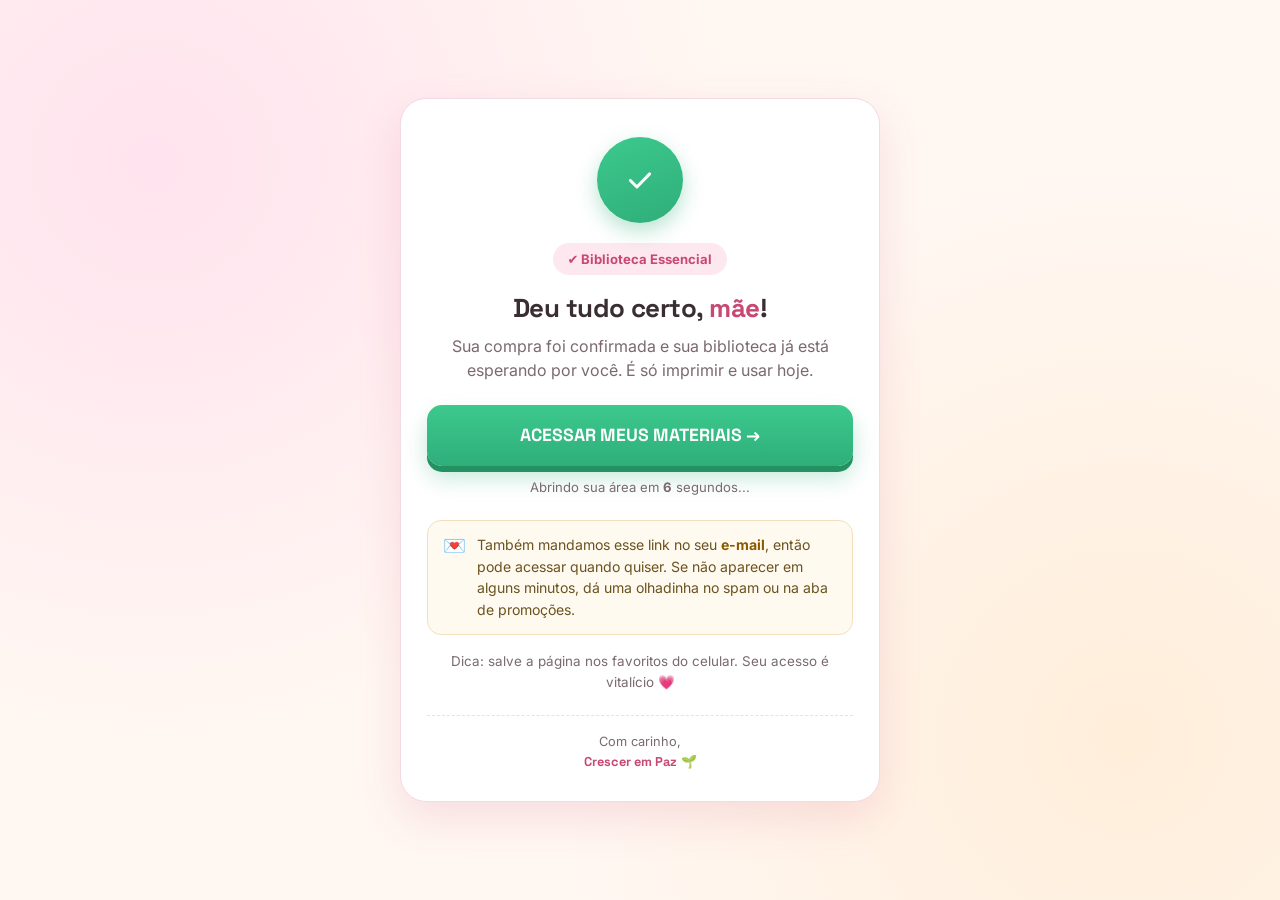
<file: thanks1/index.html>
<!DOCTYPE html>
<html lang="pt-BR">
<head>
<meta charset="UTF-8">
<meta name="viewport" content="width=device-width, initial-scale=1.0">
<title>Deu tudo certo! Crescer em Paz</title>
<meta name="robots" content="noindex">
<link rel="preconnect" href="https://fonts.googleapis.com">
<link rel="preconnect" href="https://fonts.gstatic.com" crossorigin>
<link href="https://fonts.googleapis.com/css2?family=Inter:wght@400;500;600;700&family=Space+Grotesk:wght@500;600;700&display=swap" rel="stylesheet">
<style>
  :root{--bg:#fff7f2;--card:#fff;--ink:#3a2e33;--muted:#7a6a70;--brand:#e8628a;--brand-dark:#c94873;--green:#2fae7a;--soft:#fde8ef;--line:#f2dbe3}
  *{box-sizing:border-box;margin:0;padding:0}
  body{font-family:'Inter',system-ui,sans-serif;background:var(--bg);color:var(--ink);line-height:1.55;
    min-height:100vh;min-height:100dvh;display:flex;align-items:center;justify-content:center;padding:24px 18px;
    background-image:radial-gradient(circle at 12% 18%,#ffe3ee 0,transparent 42%),radial-gradient(circle at 88% 82%,#ffeeda 0,transparent 42%)}
  .card{background:var(--card);border:1px solid var(--line);border-radius:26px;max-width:480px;width:100%;
    padding:38px 26px 30px;text-align:center;box-shadow:0 16px 44px rgba(201,72,115,.14)}
  .selo{width:86px;height:86px;margin:0 auto 20px;border-radius:50%;
    background:linear-gradient(160deg,#3cc98d,var(--green));display:flex;align-items:center;justify-content:center;
    box-shadow:0 8px 20px rgba(47,174,122,.34);animation:pop .5s cubic-bezier(.2,1.3,.4,1) both}
  .selo svg{width:42px;height:42px}
  .selo path{stroke:#fff;stroke-width:3.4;stroke-linecap:round;stroke-linejoin:round;fill:none;
    stroke-dasharray:32;stroke-dashoffset:32;animation:risca .45s .3s ease forwards}
  @keyframes pop{from{transform:scale(.5);opacity:0}to{transform:scale(1);opacity:1}}
  @keyframes risca{to{stroke-dashoffset:0}}
  h1{font-family:'Space Grotesk',sans-serif;font-size:1.62rem;line-height:1.18;letter-spacing:-.02em;margin-bottom:10px}
  h1 .em{color:var(--brand-dark)}
  .sub{color:var(--muted);font-size:1rem;margin-bottom:22px}
  .plano{display:inline-flex;align-items:center;gap:7px;background:var(--soft);color:var(--brand-dark);
    border-radius:999px;padding:6px 15px;font-size:.82rem;font-weight:700;margin-bottom:18px}
  .cta{display:block;background:linear-gradient(180deg,#3cc98d,var(--green));color:#fff;text-decoration:none;
    font-family:'Space Grotesk',sans-serif;font-weight:700;font-size:1.1rem;padding:17px 20px;border-radius:15px;
    box-shadow:0 6px 0 #249163,0 12px 22px rgba(47,174,122,.28);transition:transform .12s,box-shadow .12s}
  .cta:active{transform:translateY(4px);box-shadow:0 2px 0 #249163}
  .contagem{color:var(--muted);font-size:.82rem;margin-top:11px}
  .email{display:flex;gap:11px;align-items:flex-start;text-align:left;background:#fffaf0;border:1px solid #f2e0bd;
    border-radius:14px;padding:13px 15px;margin-top:22px;font-size:.88rem;color:#6b5320}
  .email .ico{font-size:1.15rem;line-height:1.2}
  .email b{color:#8a5a00}
  .dica{margin-top:16px;font-size:.84rem;color:var(--muted)}
  .assina{margin-top:22px;padding-top:16px;border-top:1px dashed var(--line);font-size:.8rem;color:var(--muted)}
  .assina b{color:var(--brand-dark);font-family:'Space Grotesk',sans-serif}
  @media(max-width:380px){h1{font-size:1.42rem}.card{padding:32px 20px 26px}}
</style>
</head>
<body>
  <main class="card">
    <div class="selo"><svg viewBox="0 0 48 48" aria-hidden="true"><path d="M13 24.5l7.5 7.5L35 17"/></svg></div>

    <span class="plano">✔ Biblioteca Essencial</span>
    <h1>Deu tudo certo, <span class="em">mãe</span>!</h1>
    <p class="sub">Sua compra foi confirmada e sua biblioteca já está esperando por você. É só imprimir e usar hoje.</p>

    <a class="cta" href="https://crescer-em-paz-membros.netlify.app/membroessencial/">ACESSAR MEUS MATERIAIS →</a>
    <p class="contagem" id="contagem">Abrindo sua área em <b id="seg">7</b> segundos...</p>

    <div class="email">
      <span class="ico">💌</span>
      <div>Também mandamos esse link no seu <b>e-mail</b>, então pode acessar quando quiser. Se não aparecer em alguns minutos, dá uma olhadinha no spam ou na aba de promoções.</div>
    </div>

    <p class="dica">Dica: salve a página nos favoritos do celular. Seu acesso é vitalício 💗</p>

    <p class="assina">Com carinho,<br><b>Crescer em Paz</b> 🌱</p>
  </main>

<script>
  var destino='https://crescer-em-paz-membros.netlify.app/membroessencial/';
  var s=7, el=document.getElementById('seg');
  var t=setInterval(function(){
    s--; if(el) el.textContent=s;
    if(s<=0){ clearInterval(t); location.href=destino; }
  },1000);
  /* se a pessoa clicar ou rolar, cancela o redirecionamento e deixa ela ler */
  ['click','touchstart','wheel','keydown'].forEach(function(ev){
    window.addEventListener(ev,function(){
      clearInterval(t);
      var c=document.getElementById('contagem');
      if(c) c.remove();
    },{once:true,passive:true});
  });
</script>
</body>
</html>
</file>
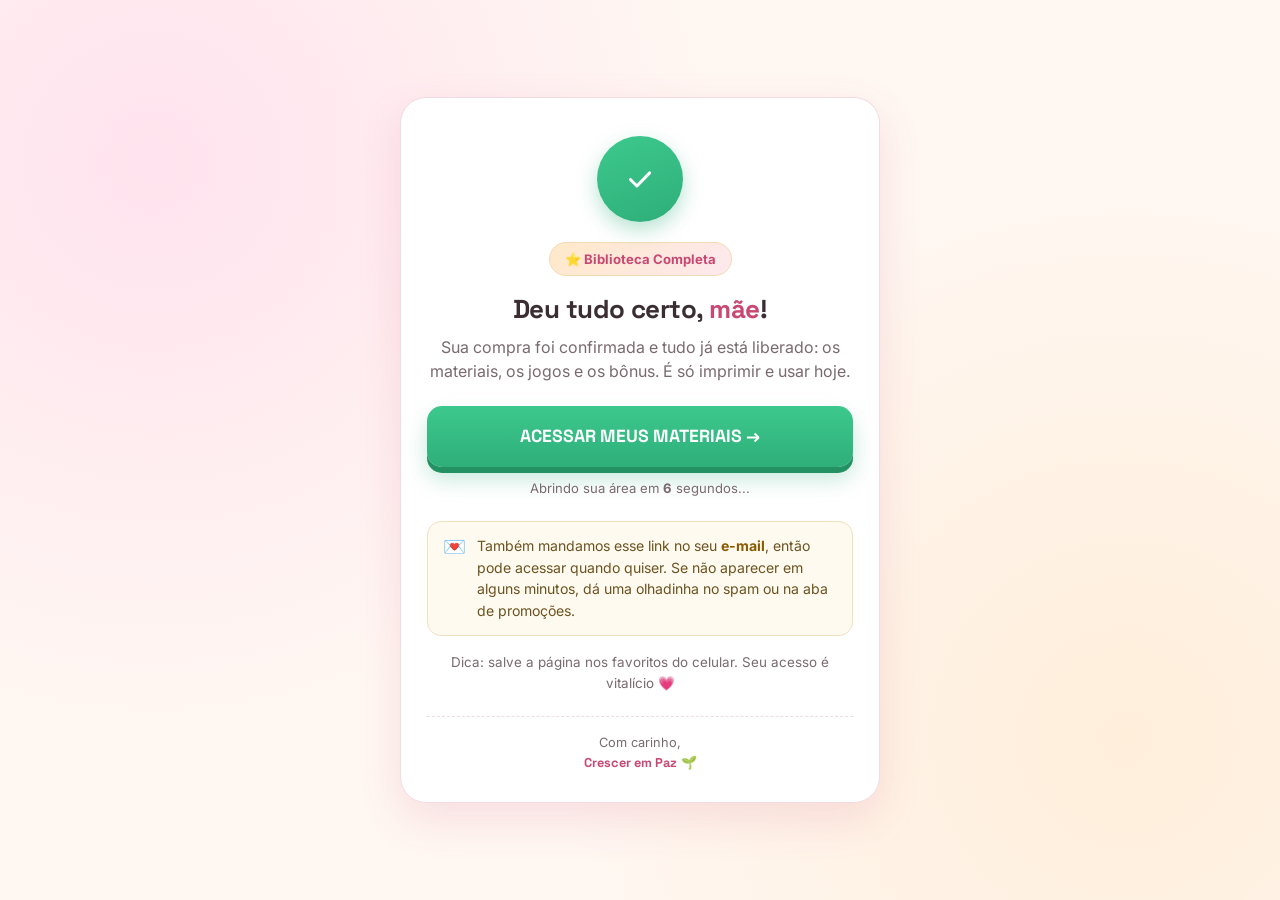
<file: thanks2/index.html>
<!DOCTYPE html>
<html lang="pt-BR">
<head>
<meta charset="UTF-8">
<meta name="viewport" content="width=device-width, initial-scale=1.0">
<title>Deu tudo certo! Crescer em Paz</title>
<meta name="robots" content="noindex">
<link rel="preconnect" href="https://fonts.googleapis.com">
<link rel="preconnect" href="https://fonts.gstatic.com" crossorigin>
<link href="https://fonts.googleapis.com/css2?family=Inter:wght@400;500;600;700&family=Space+Grotesk:wght@500;600;700&display=swap" rel="stylesheet">
<style>
  :root{--bg:#fff7f2;--card:#fff;--ink:#3a2e33;--muted:#7a6a70;--brand:#e8628a;--brand-dark:#c94873;--green:#2fae7a;--soft:#fde8ef;--line:#f2dbe3}
  *{box-sizing:border-box;margin:0;padding:0}
  body{font-family:'Inter',system-ui,sans-serif;background:var(--bg);color:var(--ink);line-height:1.55;
    min-height:100vh;min-height:100dvh;display:flex;align-items:center;justify-content:center;padding:24px 18px;
    background-image:radial-gradient(circle at 12% 18%,#ffe3ee 0,transparent 42%),radial-gradient(circle at 88% 82%,#ffeeda 0,transparent 42%)}
  .card{background:var(--card);border:1px solid var(--line);border-radius:26px;max-width:480px;width:100%;
    padding:38px 26px 30px;text-align:center;box-shadow:0 16px 44px rgba(201,72,115,.14)}
  .selo{width:86px;height:86px;margin:0 auto 20px;border-radius:50%;
    background:linear-gradient(160deg,#3cc98d,var(--green));display:flex;align-items:center;justify-content:center;
    box-shadow:0 8px 20px rgba(47,174,122,.34);animation:pop .5s cubic-bezier(.2,1.3,.4,1) both}
  .selo svg{width:42px;height:42px}
  .selo path{stroke:#fff;stroke-width:3.4;stroke-linecap:round;stroke-linejoin:round;fill:none;
    stroke-dasharray:32;stroke-dashoffset:32;animation:risca .45s .3s ease forwards}
  @keyframes pop{from{transform:scale(.5);opacity:0}to{transform:scale(1);opacity:1}}
  @keyframes risca{to{stroke-dashoffset:0}}
  h1{font-family:'Space Grotesk',sans-serif;font-size:1.62rem;line-height:1.18;letter-spacing:-.02em;margin-bottom:10px}
  h1 .em{color:var(--brand-dark)}
  .sub{color:var(--muted);font-size:1rem;margin-bottom:22px}
  .plano{display:inline-flex;align-items:center;gap:7px;background:linear-gradient(135deg,#ffe9c9,var(--soft));
    color:var(--brand-dark);border:1px solid #f2dbb5;border-radius:999px;padding:6px 15px;font-size:.82rem;font-weight:700;margin-bottom:18px}
  .cta{display:block;background:linear-gradient(180deg,#3cc98d,var(--green));color:#fff;text-decoration:none;
    font-family:'Space Grotesk',sans-serif;font-weight:700;font-size:1.1rem;padding:17px 20px;border-radius:15px;
    box-shadow:0 6px 0 #249163,0 12px 22px rgba(47,174,122,.28);transition:transform .12s,box-shadow .12s}
  .cta:active{transform:translateY(4px);box-shadow:0 2px 0 #249163}
  .contagem{color:var(--muted);font-size:.82rem;margin-top:11px}
  .email{display:flex;gap:11px;align-items:flex-start;text-align:left;background:#fffaf0;border:1px solid #f2e0bd;
    border-radius:14px;padding:13px 15px;margin-top:22px;font-size:.88rem;color:#6b5320}
  .email .ico{font-size:1.15rem;line-height:1.2}
  .email b{color:#8a5a00}
  .dica{margin-top:16px;font-size:.84rem;color:var(--muted)}
  .assina{margin-top:22px;padding-top:16px;border-top:1px dashed var(--line);font-size:.8rem;color:var(--muted)}
  .assina b{color:var(--brand-dark);font-family:'Space Grotesk',sans-serif}
  @media(max-width:380px){h1{font-size:1.42rem}.card{padding:32px 20px 26px}}
</style>
</head>
<body>
  <main class="card">
    <div class="selo"><svg viewBox="0 0 48 48" aria-hidden="true"><path d="M13 24.5l7.5 7.5L35 17"/></svg></div>

    <span class="plano">⭐ Biblioteca Completa</span>
    <h1>Deu tudo certo, <span class="em">mãe</span>!</h1>
    <p class="sub">Sua compra foi confirmada e tudo já está liberado: os materiais, os jogos e os bônus. É só imprimir e usar hoje.</p>

    <a class="cta" href="https://crescer-em-paz-membros.netlify.app/membrocompleta/">ACESSAR MEUS MATERIAIS →</a>
    <p class="contagem" id="contagem">Abrindo sua área em <b id="seg">7</b> segundos...</p>

    <div class="email">
      <span class="ico">💌</span>
      <div>Também mandamos esse link no seu <b>e-mail</b>, então pode acessar quando quiser. Se não aparecer em alguns minutos, dá uma olhadinha no spam ou na aba de promoções.</div>
    </div>

    <p class="dica">Dica: salve a página nos favoritos do celular. Seu acesso é vitalício 💗</p>

    <p class="assina">Com carinho,<br><b>Crescer em Paz</b> 🌱</p>
  </main>

<script>
  var destino='https://crescer-em-paz-membros.netlify.app/membrocompleta/';
  var s=7, el=document.getElementById('seg');
  var t=setInterval(function(){
    s--; if(el) el.textContent=s;
    if(s<=0){ clearInterval(t); location.href=destino; }
  },1000);
  /* se a pessoa clicar ou rolar, cancela o redirecionamento e deixa ela ler */
  ['click','touchstart','wheel','keydown'].forEach(function(ev){
    window.addEventListener(ev,function(){
      clearInterval(t);
      var c=document.getElementById('contagem');
      if(c) c.remove();
    },{once:true,passive:true});
  });
</script>
</body>
</html>
</file>
